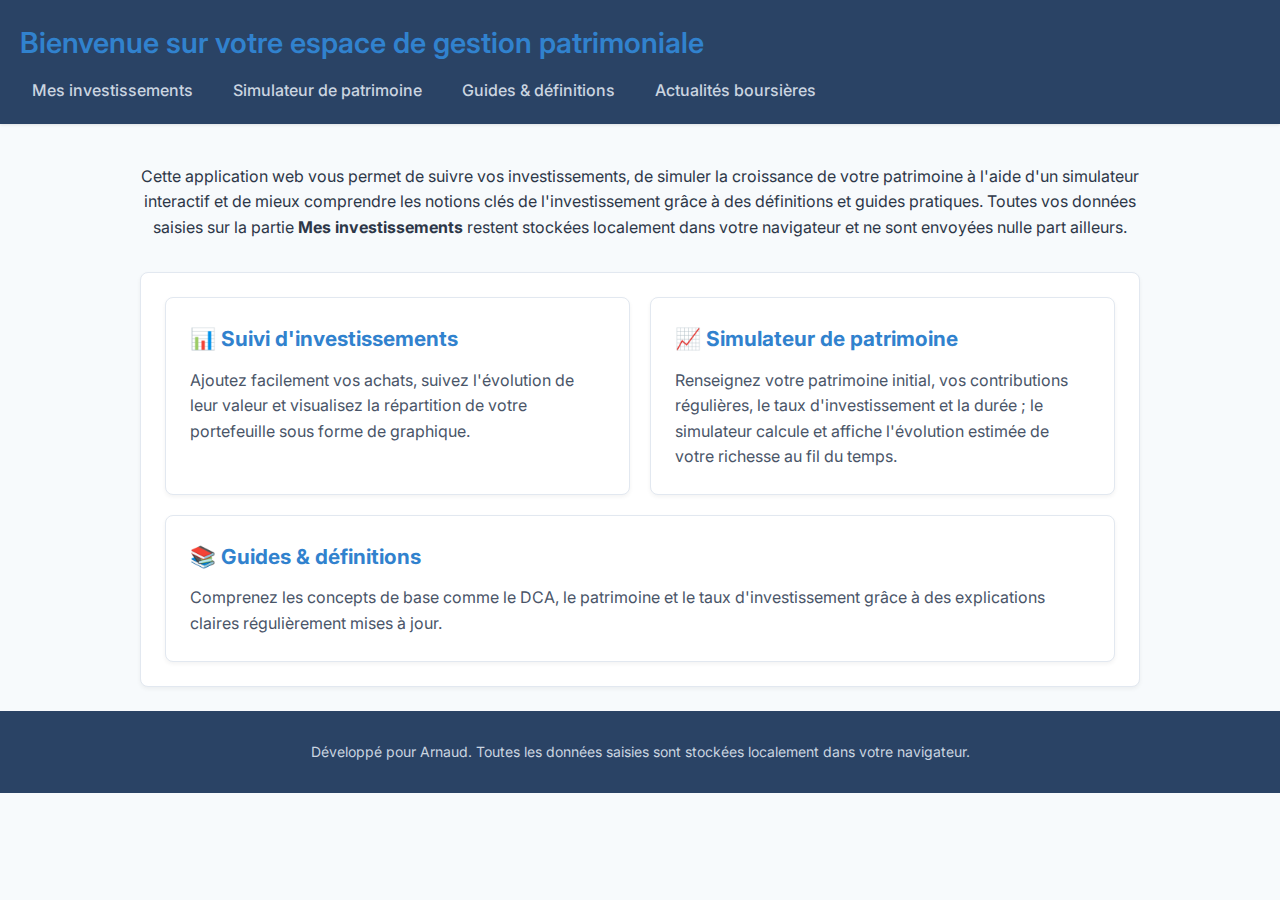
<file: index.html>
<!DOCTYPE html>
<html lang="fr">
  <head>
    <meta charset="UTF-8" />
    <meta name="viewport" content="width=device-width, initial-scale=1.0" />
    <title>Gestion et Simulation du Patrimoine d'Arnaud</title>
    <link rel="stylesheet" href="style.css" />
  </head>
  <body>
    <!-- En‑tête principal avec navigation -->
    <header>
      <h1>Bienvenue sur votre espace de gestion patrimoniale</h1>
      <nav>
        <ul>
          <li><a href="investissements.html">Mes investissements</a></li>
          <li><a href="simulateur.html">Simulateur de patrimoine</a></li>
          <li><a href="definitions.html">Guides &amp; définitions</a></li>
          <li><a href="news.html">Actualités boursières</a></li>
        </ul>
      </nav>
    </header>

    <!-- Section d'introduction -->
    <main class="landing">
      <p>
        Cette application web vous permet de suivre vos investissements, de
        simuler la croissance de votre patrimoine à l'aide d'un
        simulateur interactif et de mieux comprendre les notions clés de
        l'investissement grâce à des définitions et guides pratiques. Toutes
        vos données saisies sur la partie <strong>Mes investissements</strong>
        restent stockées localement dans votre navigateur et ne sont
        envoyées nulle part ailleurs.
      </p>

      <section class="features">
        <div class="feature">
          <h2>📊 Suivi d'investissements</h2>
          <p>
            Ajoutez facilement vos achats, suivez l'évolution de leur
            valeur et visualisez la répartition de votre portefeuille sous
            forme de graphique.
          </p>
        </div>
        <div class="feature">
          <h2>📈 Simulateur de patrimoine</h2>
          <p>
            Renseignez votre patrimoine initial, vos contributions
            régulières, le taux d'investissement et la durée ; le
            simulateur calcule et affiche l'évolution estimée de votre
            richesse au fil du temps.
          </p>
        </div>
        <div class="feature">
          <h2>📚 Guides &amp; définitions</h2>
          <p>
            Comprenez les concepts de base comme le DCA, le patrimoine et
            le taux d'investissement grâce à des explications claires
            régulièrement mises à jour.
          </p>
        </div>
      </section>
    </main>

    <footer>
      <p>
        Développé pour Arnaud. Toutes les données saisies sont stockées
        localement dans votre navigateur.
      </p>
    </footer>
  </body>
</html>
</file>
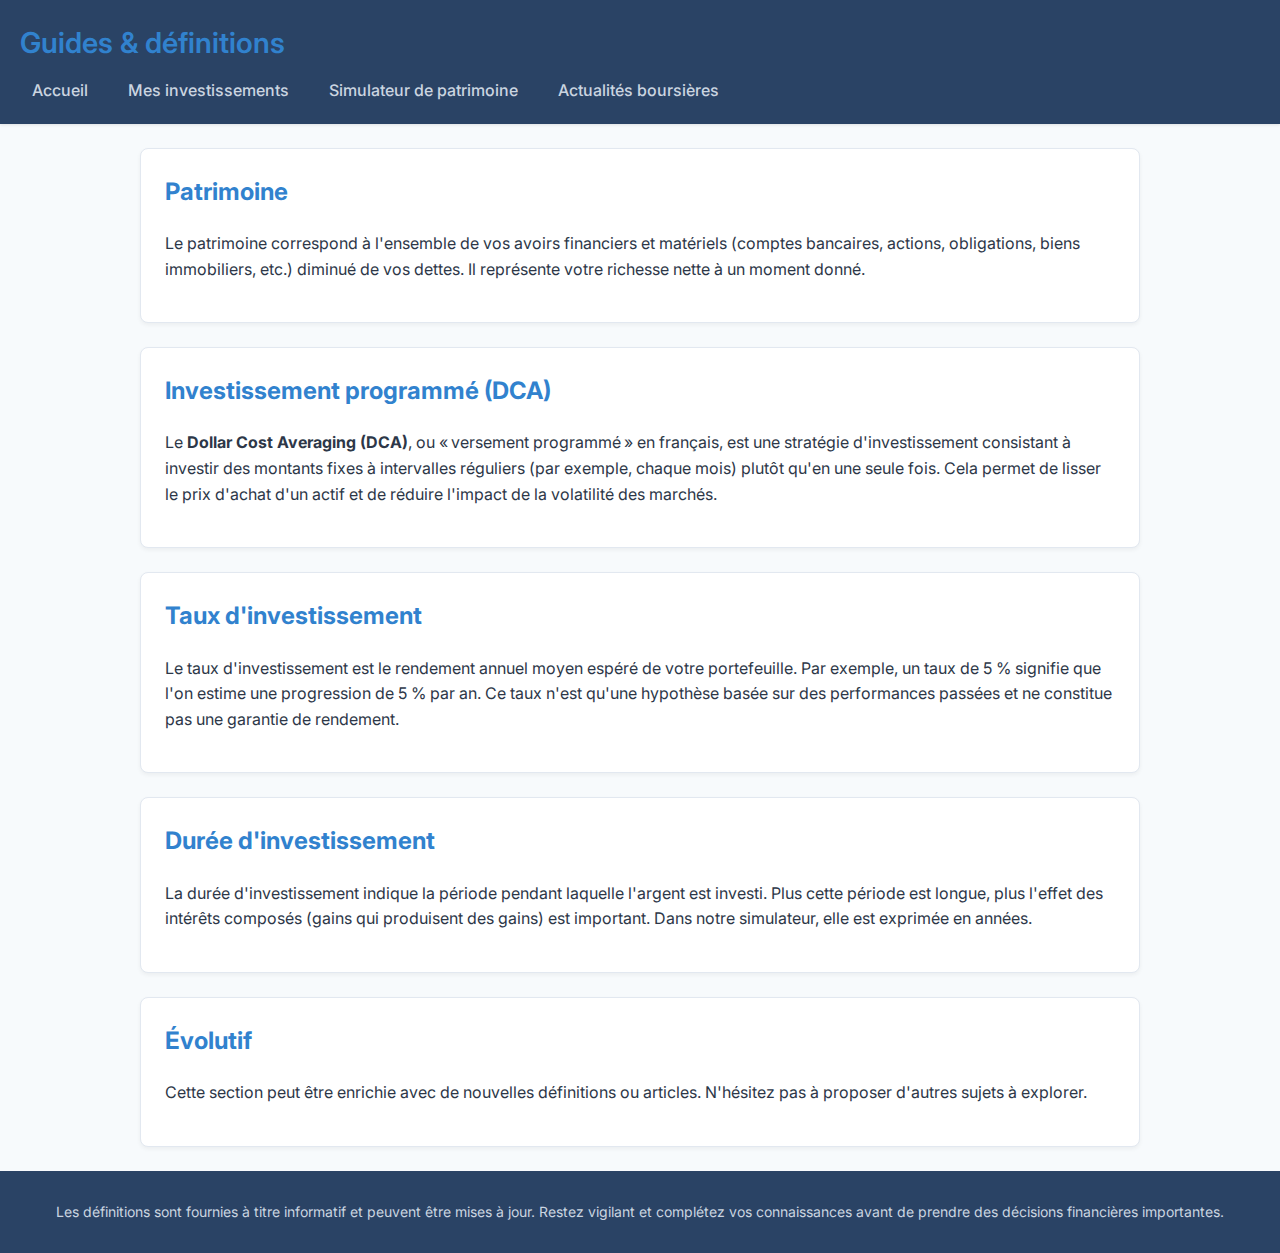
<file: definitions.html>
<!DOCTYPE html>
<html lang="fr">
  <head>
    <meta charset="UTF-8" />
    <meta name="viewport" content="width=device-width, initial-scale=1.0" />
    <title>Guides &amp; définitions</title>
    <link rel="stylesheet" href="style.css" />
  </head>
  <body>
    <header>
      <h1>Guides &amp; définitions</h1>
      <nav>
        <ul>
          <li><a href="index.html">Accueil</a></li>
          <li><a href="investissements.html">Mes investissements</a></li>
          <li><a href="simulateur.html">Simulateur de patrimoine</a></li>
          <li><a href="news.html">Actualités boursières</a></li>
        </ul>
      </nav>
    </header>
    <main>
      <section>
        <h2>Patrimoine</h2>
        <p>
          Le patrimoine correspond à l'ensemble de vos avoirs financiers et
          matériels (comptes bancaires, actions, obligations, biens
          immobiliers, etc.) diminué de vos dettes. Il représente votre
          richesse nette à un moment donné.
        </p>
      </section>
      <section>
        <h2>Investissement programmé (DCA)</h2>
        <p>
          Le <strong>Dollar Cost Averaging (DCA)</strong>, ou « versement
          programmé » en français, est une stratégie d'investissement
          consistant à investir des montants fixes à intervalles réguliers
          (par exemple, chaque mois) plutôt qu'en une seule fois. Cela
          permet de lisser le prix d'achat d'un actif et de réduire
          l'impact de la volatilité des marchés.
        </p>
      </section>
      <section>
        <h2>Taux d'investissement</h2>
        <p>
          Le taux d'investissement est le rendement annuel moyen espéré de
          votre portefeuille. Par exemple, un taux de 5 % signifie que
          l'on estime une progression de 5 % par an. Ce taux n'est qu'une
          hypothèse basée sur des performances passées et ne constitue pas
          une garantie de rendement.
        </p>
      </section>
      <section>
        <h2>Durée d'investissement</h2>
        <p>
          La durée d'investissement indique la période pendant laquelle
          l'argent est investi. Plus cette période est longue, plus
          l'effet des intérêts composés (gains qui produisent des gains)
          est important. Dans notre simulateur, elle est exprimée en
          années.
        </p>
      </section>
      <section>
        <h2>Évolutif</h2>
        <p>
          Cette section peut être enrichie avec de nouvelles définitions ou
          articles. N'hésitez pas à proposer d'autres sujets à explorer.
        </p>
      </section>
    </main>
    <footer>
      <p>
        Les définitions sont fournies à titre informatif et peuvent être
        mises à jour. Restez vigilant et complétez vos connaissances avant
        de prendre des décisions financières importantes.
      </p>
    </footer>
  </body>
</html>
</file>
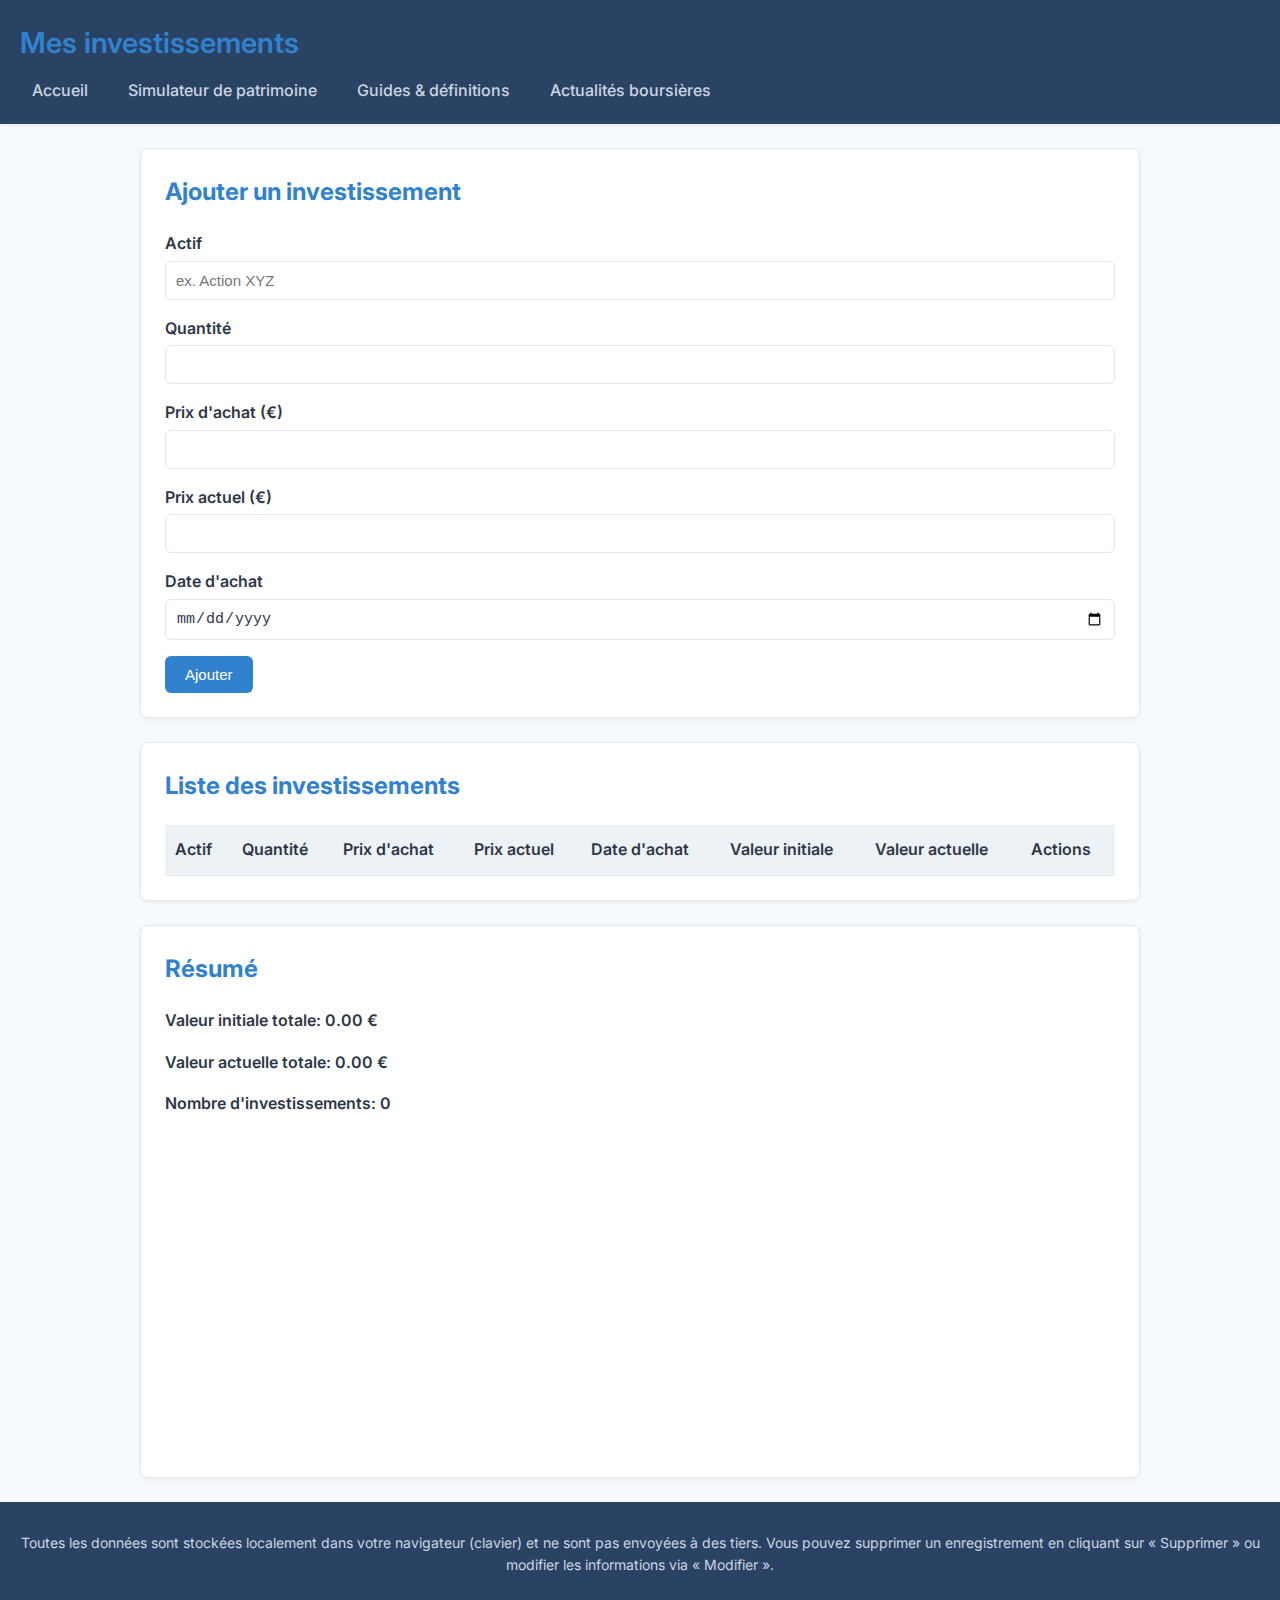
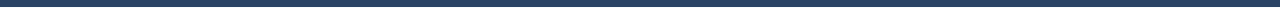
<file: investissements.html>
<!DOCTYPE html>
<html lang="fr">
  <head>
    <meta charset="UTF-8" />
    <meta name="viewport" content="width=device-width, initial-scale=1.0" />
    <title>Mes investissements</title>
    <!-- Chart.js n'est plus utilisé : le graphique circulaire est dessiné avec du code personnalisé -->
    <link rel="stylesheet" href="style.css" />
  </head>
  <body>
    <header>
      <h1>Mes investissements</h1>
      <nav>
        <ul>
          <li><a href="index.html">Accueil</a></li>
          <li><a href="simulateur.html">Simulateur de patrimoine</a></li>
          <li><a href="definitions.html">Guides &amp; définitions</a></li>
          <li><a href="news.html">Actualités boursières</a></li>
        </ul>
      </nav>
    </header>

    <main>
      <section id="form-section">
        <h2>Ajouter un investissement</h2>
        <form id="investment-form">
          <div class="form-group">
            <label for="asset">Actif</label>
            <input
              type="text"
              id="asset"
              name="asset"
              placeholder="ex. Action XYZ"
              required
            />
          </div>
          <div class="form-group">
            <label for="quantity">Quantité</label>
            <input
              type="number"
              id="quantity"
              name="quantity"
              min="0"
              step="any"
              required
            />
          </div>
          <div class="form-group">
            <label for="purchasePrice">Prix d'achat (€)</label>
            <input
              type="number"
              id="purchasePrice"
              name="purchasePrice"
              min="0"
              step="any"
              required
            />
          </div>
          <div class="form-group">
            <label for="currentPrice">Prix actuel (€)</label>
            <input
              type="number"
              id="currentPrice"
              name="currentPrice"
              min="0"
              step="any"
            />
          </div>
          <div class="form-group">
            <label for="purchaseDate">Date d'achat</label>
            <input
              type="date"
              id="purchaseDate"
              name="purchaseDate"
              required
            />
          </div>
          <button type="submit">Ajouter</button>
        </form>
      </section>
      <section id="list-section">
        <h2>Liste des investissements</h2>
        <table id="investments-table">
          <thead>
            <tr>
              <th>Actif</th>
              <th>Quantité</th>
              <th>Prix d'achat</th>
              <th>Prix actuel</th>
              <th>Date d'achat</th>
              <th>Valeur initiale</th>
              <th>Valeur actuelle</th>
              <th>Actions</th>
            </tr>
          </thead>
          <tbody id="investments-body"></tbody>
        </table>
      </section>
      <section id="summary-section">
        <h2>Résumé</h2>
        <div id="summary"></div>
        <canvas id="portfolioChart" width="400" height="200"></canvas>
      </section>
    </main>

    <footer>
      <p>
        Toutes les données sont stockées localement dans votre navigateur
        (clavier) et ne sont pas envoyées à des tiers. Vous pouvez
        supprimer un enregistrement en cliquant sur « Supprimer » ou
        modifier les informations via « Modifier ».
      </p>
    </footer>
    <script src="script.js"></script>
  </body>
</html>
</file>
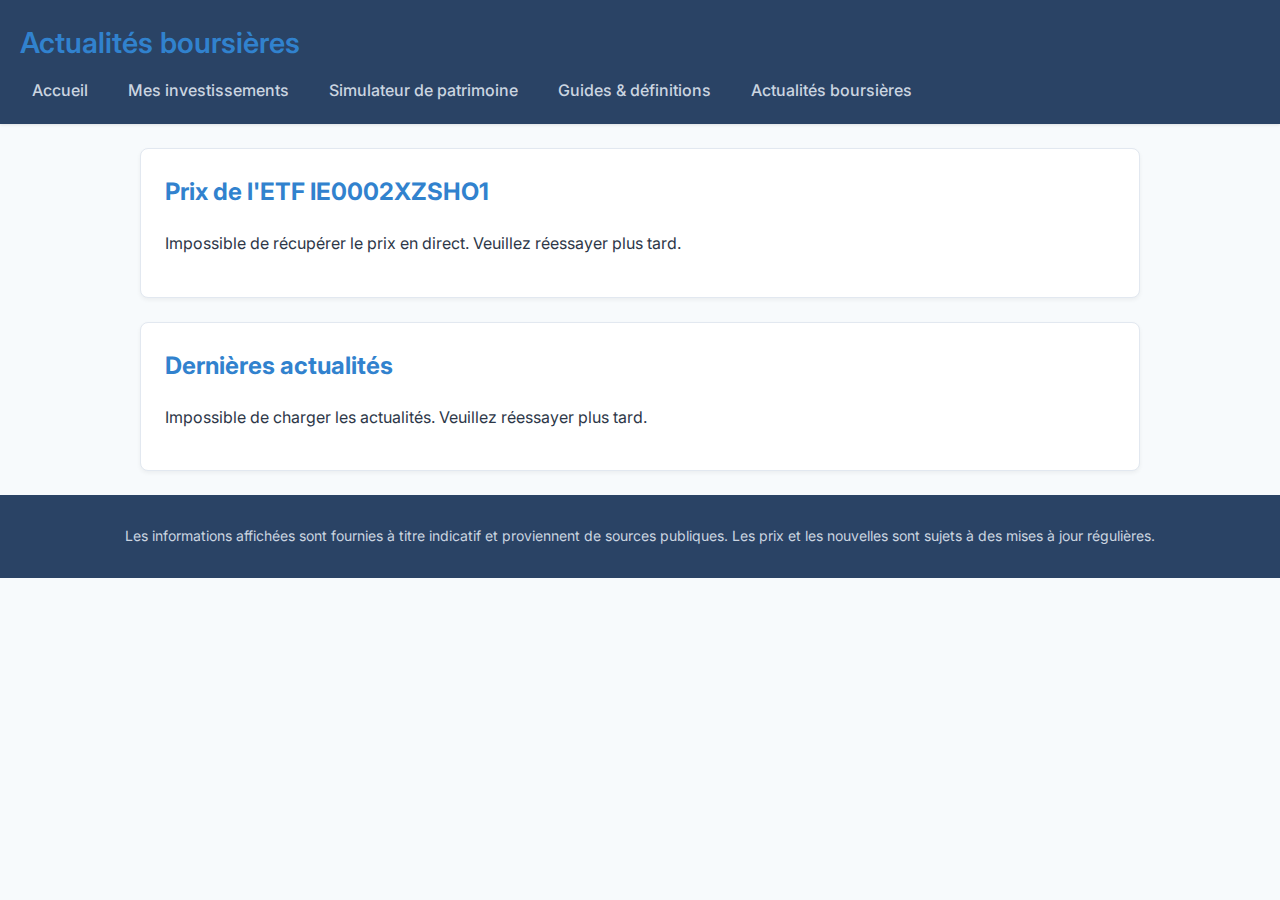
<file: news.html>
<!DOCTYPE html>
<html lang="fr">
  <head>
    <meta charset="UTF-8" />
    <meta name="viewport" content="width=device-width, initial-scale=1.0" />
    <title>Actualités boursières</title>
    <!-- feuille de style commune -->
    <link rel="stylesheet" href="style.css" />
  </head>
  <body>
    <header>
      <h1>Actualités boursières</h1>
      <nav>
        <ul>
          <li><a href="index.html">Accueil</a></li>
          <li><a href="investissements.html">Mes investissements</a></li>
          <li><a href="simulateur.html">Simulateur de patrimoine</a></li>
          <li><a href="definitions.html">Guides &amp; définitions</a></li>
          <li><a href="news.html">Actualités boursières</a></li>
        </ul>
      </nav>
    </header>

    <main>
      <!-- Section pour l'ETF -->
      <section id="etf-section">
        <h2>Prix de l'ETF IE0002XZSHO1</h2>
        <p id="etf-status">Chargement du prix...</p>
        <div id="etf-info" style="display: none;">
          <p><strong>Prix actuel :</strong> <span id="etf-price"></span> €</p>
          <p><strong>Dernière mise à jour :</strong> <span id="etf-date"></span></p>
        </div>
      </section>

      <!-- Section pour les actualités -->
      <section id="news-section">
        <h2>Dernières actualités</h2>
        <p id="news-status">Chargement des actualités...</p>
        <div id="news-list" style="display: none;"></div>
      </section>
    </main>

    <footer>
      <p>
        Les informations affichées sont fournies à titre indicatif et proviennent
        de sources publiques. Les prix et les nouvelles sont sujets à des
        mises à jour régulières.
      </p>
    </footer>

    <script src="news.js"></script>
  </body>
</html>
</file>
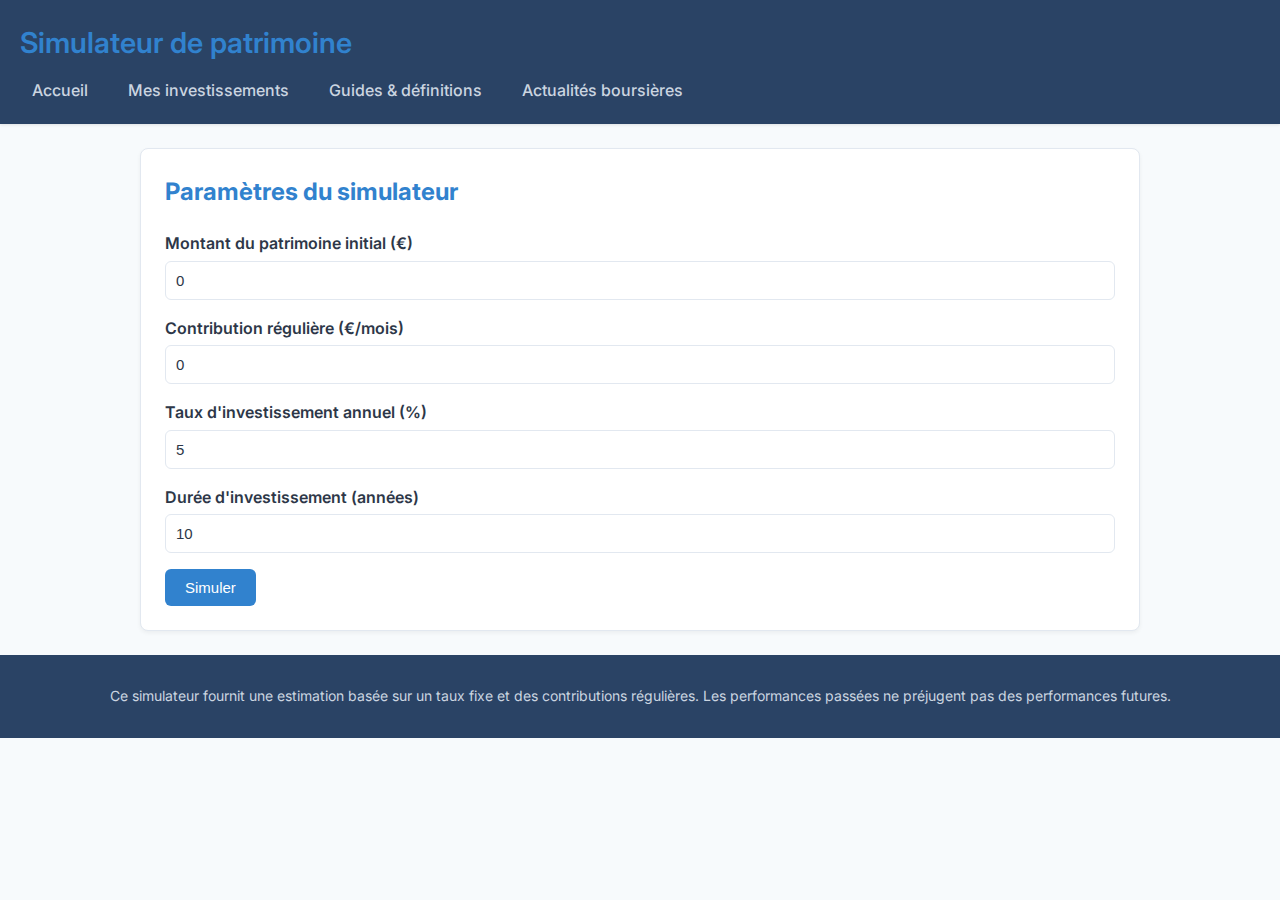
<file: simulateur.html>
<!DOCTYPE html>
<html lang="fr">
  <head>
    <meta charset="UTF-8" />
    <meta name="viewport" content="width=device-width, initial-scale=1.0" />
    <title>Simulateur de patrimoine</title>
    <!-- Chart.js n'est plus utilisé dans le simulateur -->
    <link rel="stylesheet" href="style.css" />
  </head>
  <body>
    <header>
      <h1>Simulateur de patrimoine</h1>
      <nav>
        <ul>
          <li><a href="index.html">Accueil</a></li>
          <li><a href="investissements.html">Mes investissements</a></li>
          <li><a href="definitions.html">Guides &amp; définitions</a></li>
          <li><a href="news.html">Actualités boursières</a></li>
        </ul>
      </nav>
    </header>

    <main>
      <section id="simulator-section">
        <h2>Paramètres du simulateur</h2>
        <form id="simulator-form">
          <div class="form-group">
            <label for="initialAmount">Montant du patrimoine initial (€)</label>
            <input
              type="number"
              id="initialAmount"
              name="initialAmount"
              min="0"
              step="any"
              value="0"
              required
            />
          </div>
          <div class="form-group">
            <label for="monthlyContribution">Contribution régulière (€/mois)</label>
            <input
              type="number"
              id="monthlyContribution"
              name="monthlyContribution"
              min="0"
              step="any"
              value="0"
              required
            />
          </div>
          <div class="form-group">
            <label for="annualRate">Taux d'investissement annuel (%)</label>
            <input
              type="number"
              id="annualRate"
              name="annualRate"
              min="0"
              step="0.01"
              value="5"
              required
            />
          </div>
          <div class="form-group">
            <label for="duration">Durée d'investissement (années)</label>
            <input
              type="number"
              id="duration"
              name="duration"
              min="1"
              step="1"
              value="10"
              required
            />
          </div>
          <button type="submit">Simuler</button>
        </form>
      </section>
      <section id="result-section" style="display: none;">
        <h2>Résultats</h2>
        <p id="finalValue"></p>
        <canvas id="simulationChart" width="600" height="300"></canvas>
      </section>
    </main>

    <footer>
      <p>
        Ce simulateur fournit une estimation basée sur un taux fixe et des
        contributions régulières. Les performances passées ne préjugent pas des
        performances futures.
      </p>
    </footer>
    <script src="simulateur.js"></script>
  </body>
</html>
</file>
<file: style.css>
/*
 * Feuille de styles modernisée pour la gestion patrimoniale d'Arnaud.
 * 
 * Ce design vise une esthétique claire, lumineuse et contemporaine avec
 * une palette de bleus et de gris, des cartes à bord arrondi et de
 * petites ombres pour distinguer les sections. Les variables CSS
 * facilitent la personnalisation globale du thème.
 */

/* Import facultatif d'une police moderne (Inter) ; si la police n'est
 * pas disponible lors du chargement, les polices système prennent le
 * relais. L'import permettra à la page hébergée d'utiliser cette
 * typographie lorsque l'accès à Internet est possible.
 */
@import url('https://fonts.googleapis.com/css2?family=Inter:wght@400;600;700&display=swap');

/* variables globales */
:root {
  --primary-color: #2a4365;        /* couleur principale (en-tête, pied) */
  --secondary-color: #3182ce;      /* couleur d'accentuation pour titres et boutons */
  --background-color: #f7fafc;     /* fond très clair */
  --card-background: #ffffff;      /* fond des cartes */
  --border-color: #e2e8f0;         /* bordures légères */
  --text-color: #2d3748;           /* texte principal (gris anthracite) */
  --secondary-text-color: #4a5568; /* texte secondaire */
  --button-color: #3182ce;         /* couleur des boutons */
  --button-hover-color: #2c5282;   /* couleur des boutons au survol */
  --link-color: #2b6cb0;           /* couleur des liens */
  --link-hover-color: #2c5282;     /* couleur des liens au survol */
}

/* style général */
body {
  font-family: 'Inter', -apple-system, BlinkMacSystemFont, 'Segoe UI',
    Roboto, Helvetica, Arial, sans-serif;
  margin: 0;
  padding: 0;
  background-color: var(--background-color);
  color: var(--text-color);
  line-height: 1.6;
}

/* En‑tête commun à toutes les pages */
header {
  background-color: var(--primary-color);
  color: #f7fafc;
  padding: 20px;
  box-shadow: 0 1px 3px rgba(0, 0, 0, 0.1);
}

header h1 {
  margin: 0 0 12px;
  font-size: 1.8rem;
  font-weight: 600;
}

header nav ul {
  display: flex;
  flex-wrap: wrap;
  gap: 16px;
  list-style: none;
  margin: 0;
  padding: 0;
}

header nav ul li a {
  color: #cbd5e0;
  text-decoration: none;
  padding: 8px 12px;
  border-radius: 4px;
  transition: background-color 0.2s ease, color 0.2s ease;
  font-weight: 500;
}

header nav ul li a:hover {
  background-color: rgba(255, 255, 255, 0.1);
  color: #fff;
}

/* Mise en page principale */
main {
  max-width: 1000px;
  margin: 24px auto;
  padding: 0 20px;
}

h1, h2, h3 {
  color: var(--secondary-color);
  margin-top: 0;
}

/* Page d'accueil : mise en avant des fonctionnalités */
.landing {
  text-align: center;
  margin-top: 40px;
}

.features {
  display: flex;
  flex-wrap: wrap;
  gap: 20px;
  justify-content: center;
  margin-top: 32px;
}

.feature {
  flex: 1 1 280px;
  background-color: var(--card-background);
  border: 1px solid var(--border-color);
  border-radius: 8px;
  padding: 24px;
  box-shadow: 0 2px 4px rgba(0, 0, 0, 0.05);
  text-align: left;
  transition: transform 0.2s ease;
}

.feature:hover {
  transform: translateY(-4px);
  box-shadow: 0 4px 8px rgba(0, 0, 0, 0.08);
}

.feature h2 {
  font-size: 1.3em;
  margin-bottom: 12px;
  color: var(--secondary-color);
}

.feature p {
  margin: 0;
  color: var(--secondary-text-color);
}

/* Sections communes (cartes) */
section {
  background-color: var(--card-background);
  border: 1px solid var(--border-color);
  border-radius: 8px;
  padding: 24px;
  margin-bottom: 24px;
  box-shadow: 0 2px 4px rgba(0, 0, 0, 0.05);
}

/* Formulaires */
.form-group {
  display: flex;
  flex-direction: column;
  margin-bottom: 16px;
}

.form-group label {
  font-weight: 600;
  margin-bottom: 4px;
  color: var(--text-color);
}

.form-group input {
  padding: 10px;
  border: 1px solid var(--border-color);
  border-radius: 6px;
  font-size: 15px;
  background-color: #fff;
  color: var(--text-color);
}

button {
  background-color: var(--button-color);
  color: #fff;
  border: none;
  padding: 10px 20px;
  border-radius: 6px;
  font-size: 15px;
  cursor: pointer;
  transition: background-color 0.2s ease;
}

button:hover {
  background-color: var(--button-hover-color);
}

/* Tableaux */
table {
  width: 100%;
  border-collapse: collapse;
}

th, td {
  text-align: left;
  padding: 12px 10px;
  border-bottom: 1px solid var(--border-color);
}

th {
  background-color: #edf2f7;
  font-weight: 600;
  color: var(--text-color);
}

tr:nth-child(even) {
  background-color: #f8fafc;
}

.action-buttons {
  display: flex;
  gap: 8px;
}

.edit-btn {
  background-color: #d69e2e;
}

.edit-btn:hover {
  background-color: #b7791f;
}

.delete-btn {
  background-color: #e53e3e;
}

.delete-btn:hover {
  background-color: #c53030;
}

/* Résumé, graphiques et simulateur */
#summary {
  margin-bottom: 16px;
  font-size: 16px;
  font-weight: 600;
}

canvas {
  display: block;
  max-width: 100%;
  height: 320px;
  margin: 0 auto;
}

#result-section {
  display: none;
}

#result-section.active {
  display: block;
}

/* Liens */
a {
  color: var(--link-color);
  text-decoration: none;
}

a:hover {
  color: var(--link-hover-color);
  text-decoration: underline;
}

/* Pied de page */
footer {
  text-align: center;
  padding: 16px;
  background-color: var(--primary-color);
  color: #cbd5e0;
  font-size: 14px;
}

/* Styles spécifiques aux éléments d'actualité */
.news-item {
  margin-bottom: 16px;
  padding-bottom: 16px;
  border-bottom: 1px solid var(--border-color);
}

.news-item:last-child {
  border-bottom: none;
}

.news-item h3 {
  margin: 0 0 6px;
  font-size: 1.05rem;
  color: var(--secondary-color);
}

.news-item p {
  margin: 0;
  font-size: 0.9rem;
  color: var(--secondary-text-color);
}
</file>
